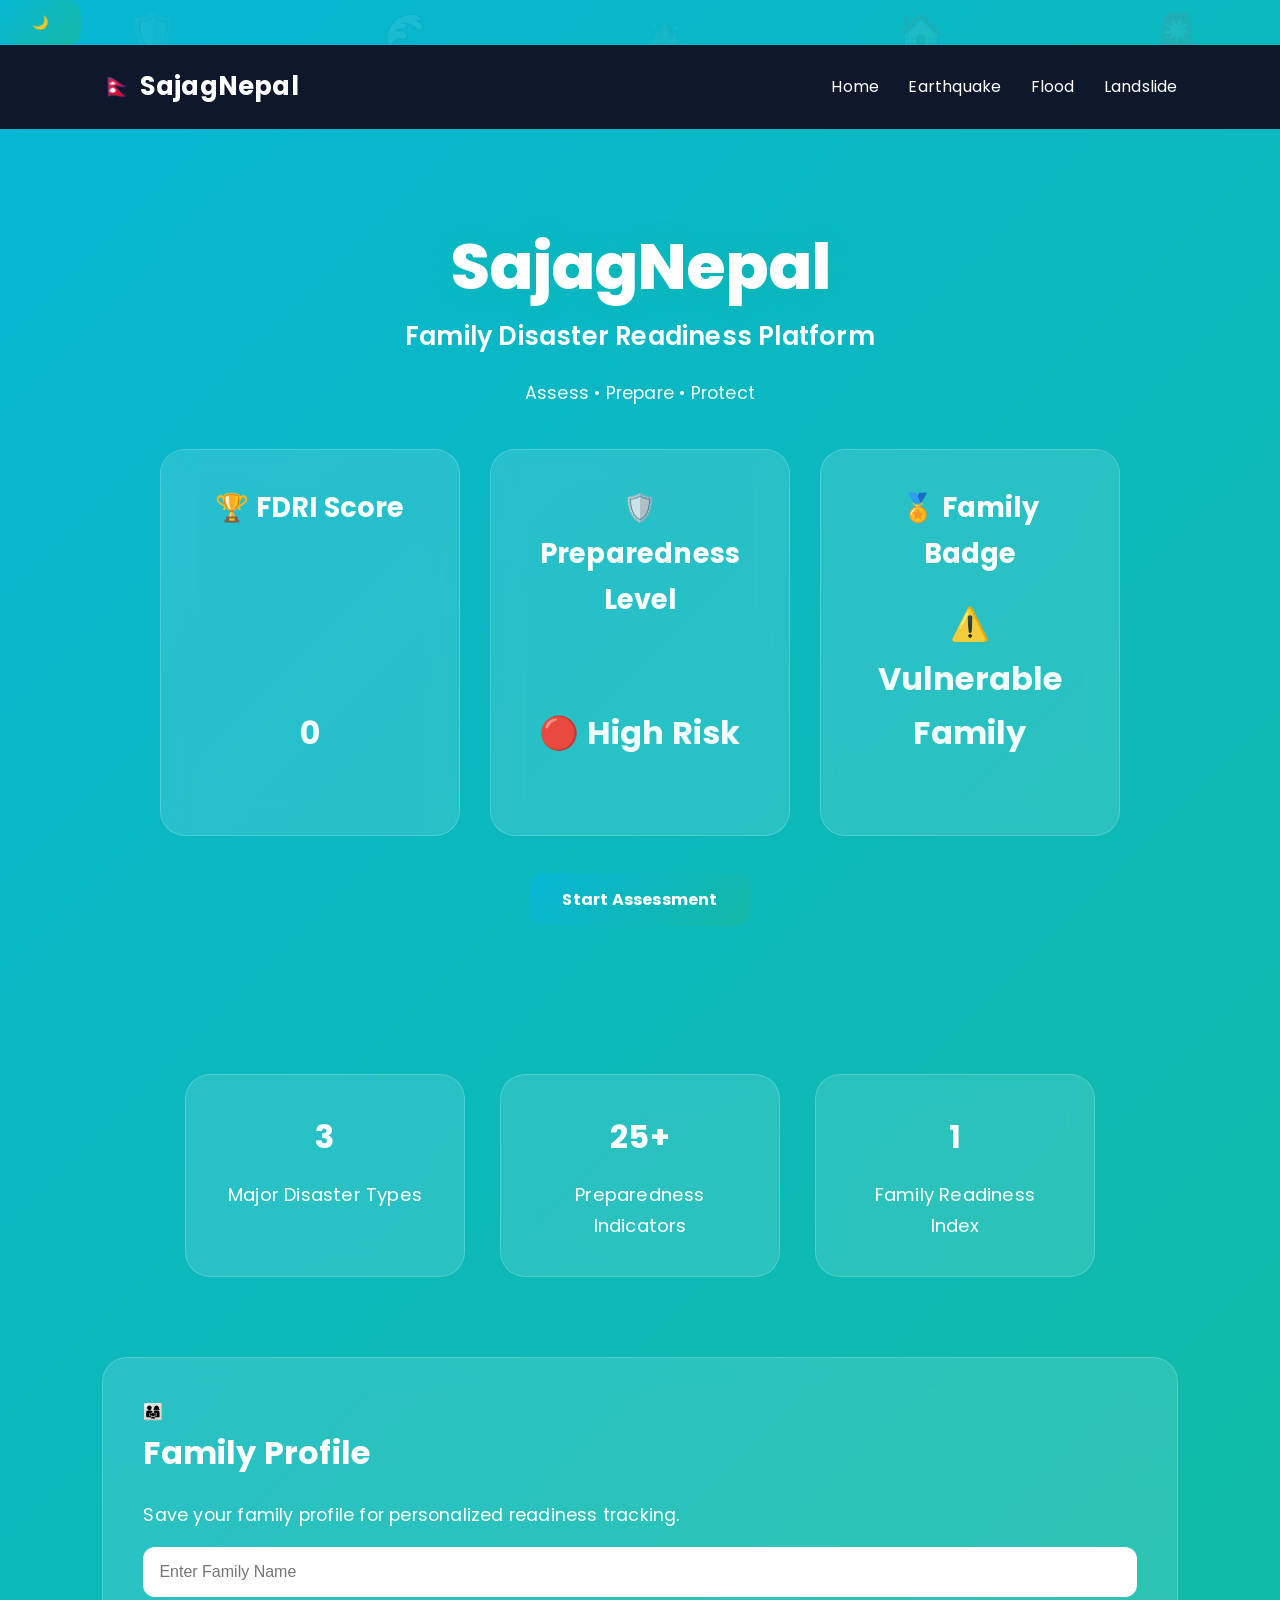
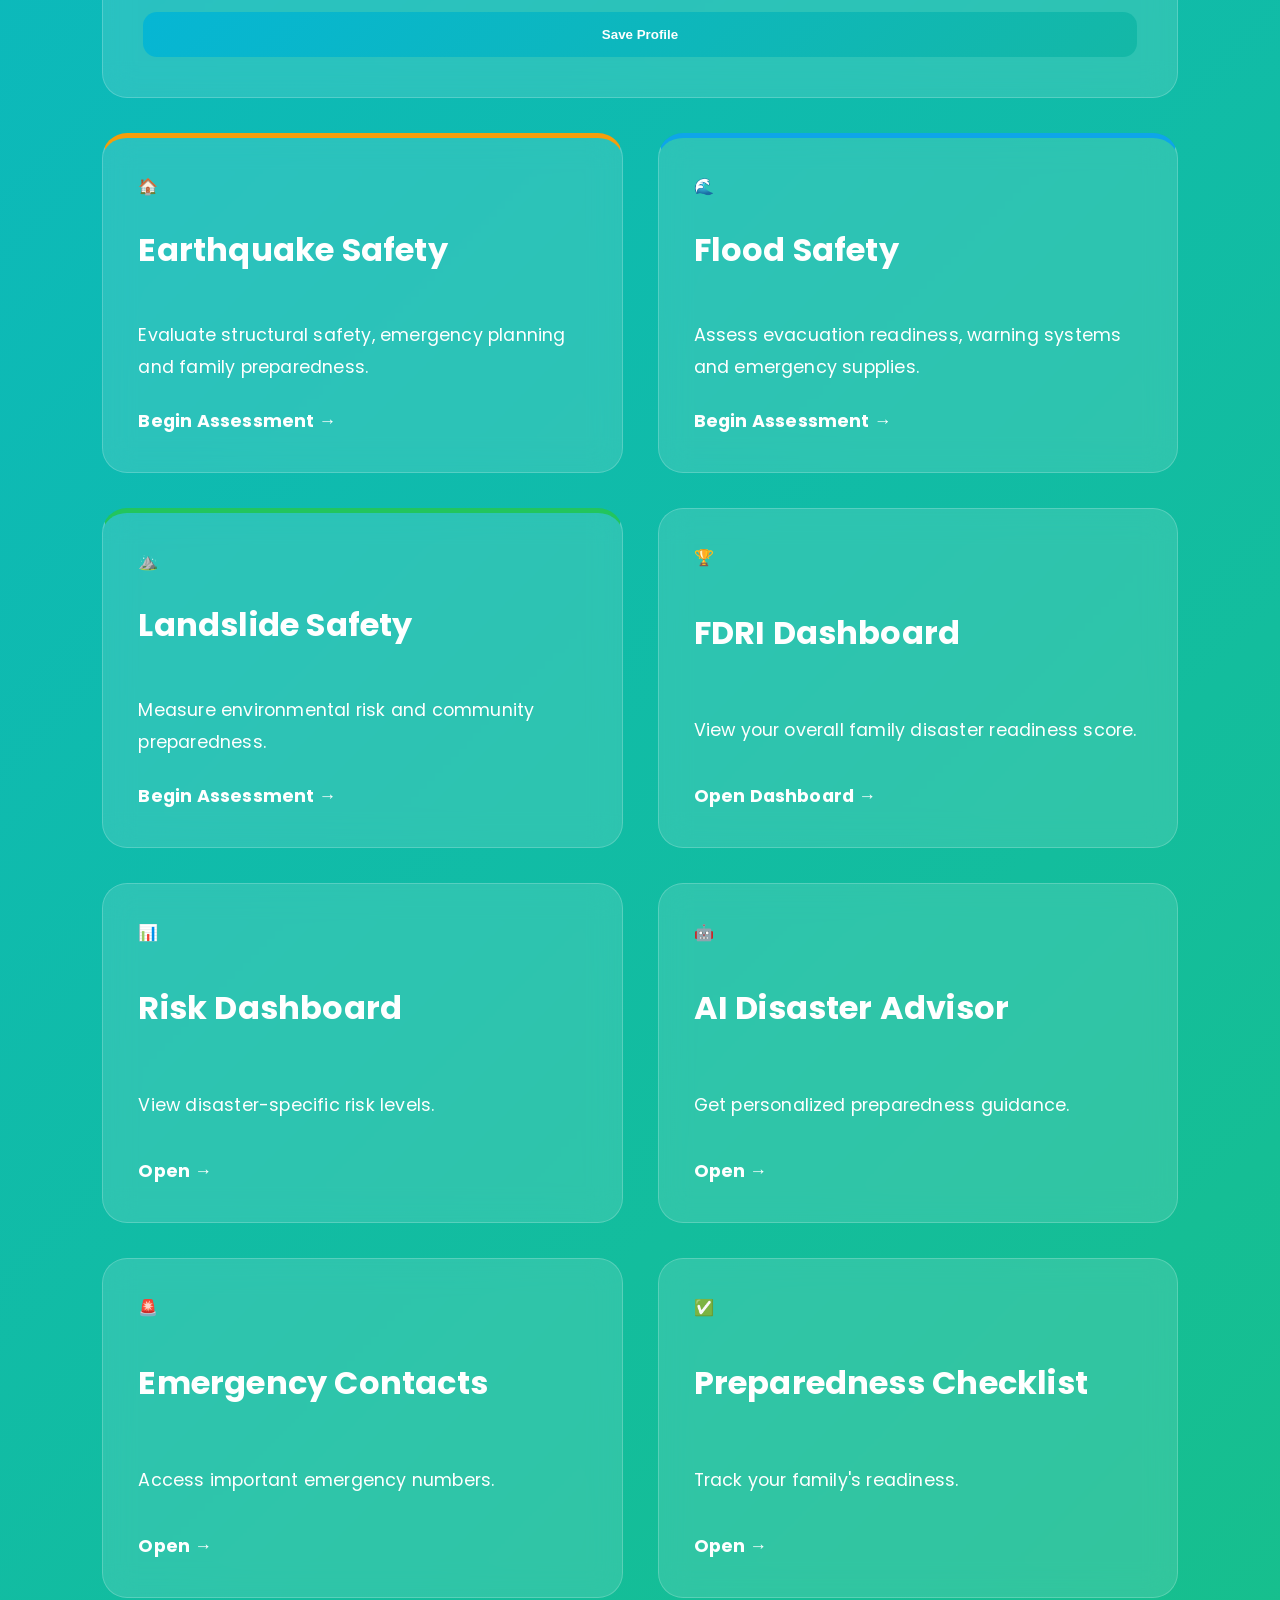
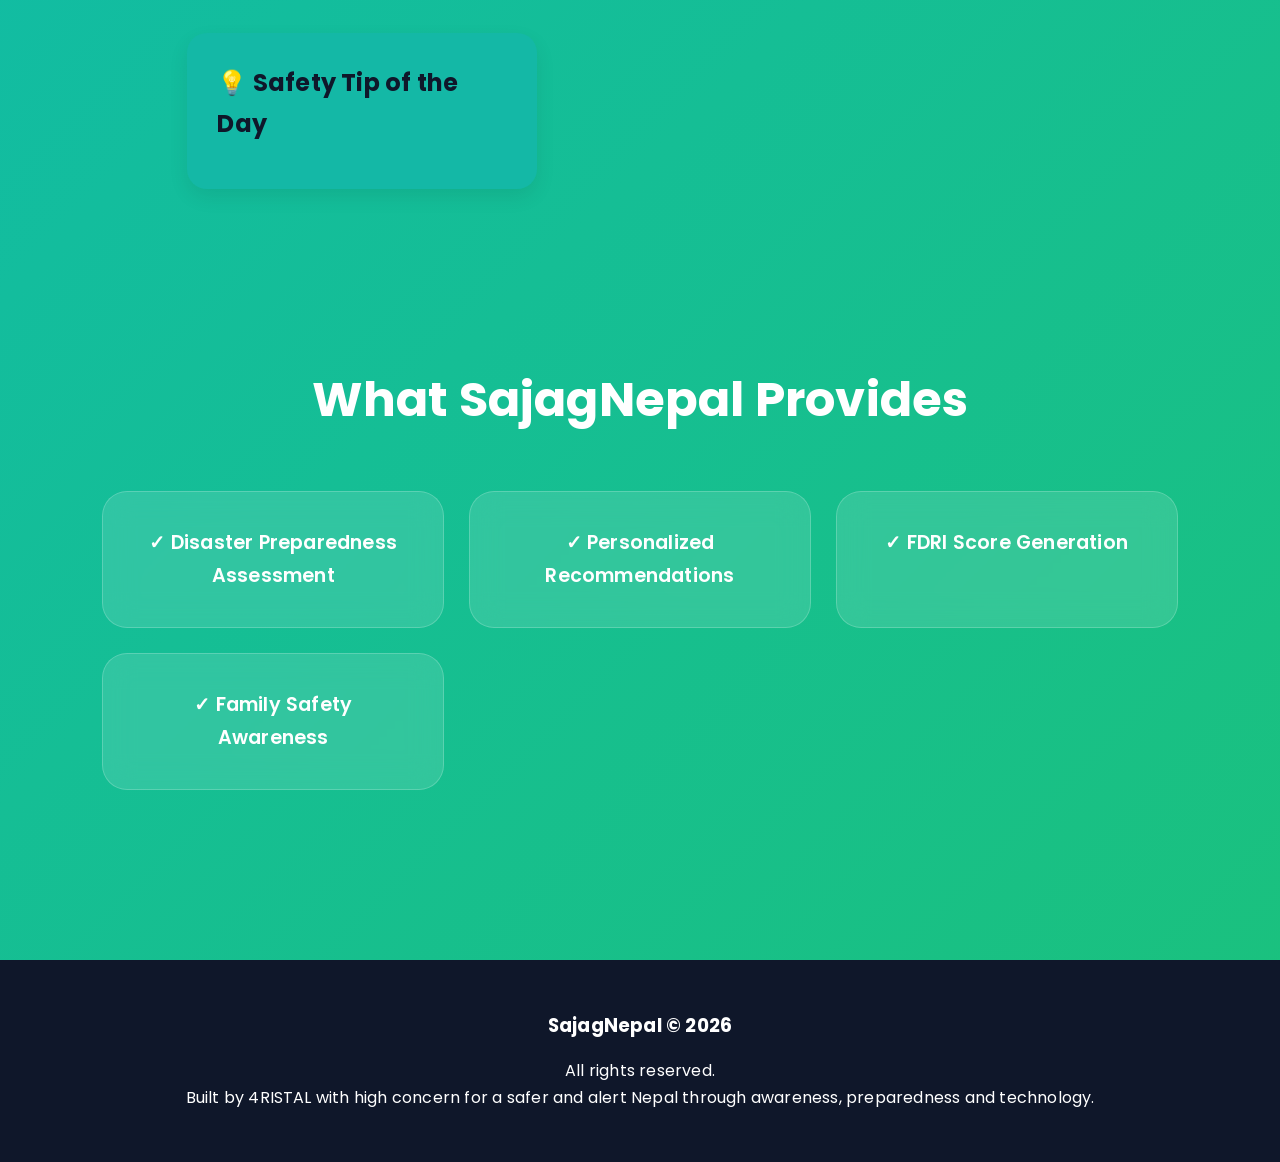
<file: index.html>
<!DOCTYPE html>
<html lang="en">
<head>
    <meta charset="UTF-8">
    <meta name="viewport" content="width=device-width, initial-scale=1.0">

    <title>SajagNepal | Family Disaster Readiness Platform</title>

    <link rel="stylesheet" href="style.css">

    <link rel="preconnect" href="https://fonts.googleapis.com">
    <link rel="preconnect" href="https://fonts.gstatic.com" crossorigin>

    <link href="https://fonts.googleapis.com/css2?family=Poppins:wght@300;400;500;600;700;800&display=swap" rel="stylesheet">
</head>
<body>

              <div class="floating-icons">

                      <span>🛡️</span>
                      <span>🌊</span>
                      <span>⛰️</span>
                      <span>🏠</span>
                      <span>🚨</span>

                </div>

    <!-- NAVBAR -->

    <button id="themeToggle">
               🌙
                </button>
                
    <header class="navbar">

        <div class="logo">
            🇳🇵 SajagNepal
        </div>

        <nav>
            <a href="index.html">Home</a>
            <a href="earthquake.html">Earthquake</a>
            <a href="flood.html">Flood</a>
            <a href="landslide.html">Landslide</a>
        </nav>

    </header>


    <!-- HERO -->
<section class="hero">

<div class="hero-content">

<h1>SajagNepal</h1>

<h2>
Family Disaster Readiness Platform
</h2>

<h3 id="welcomeMessage"></h3>

<p>
Assess • Prepare • Protect
</p>

<h3 id="welcomeMessage"></h3>

<div class="hero-dashboard">

<div class="dashboard-box">

<h3>🏆 FDRI Score</h3>

<p id="homeFdriScore">0</p>

</div>

<div class="dashboard-box">

<h3>🛡️ Preparedness Level</h3>

<p id="homeFdriCategory">Loading...</p>

</div>

<div class="dashboard-box">

<h3>🏅 Family Badge</h3>

<p id="familyBadge">Loading...</p>

</div>

</div>

<a href="#assessmentSection" class="hero-btn">
Start Assessment
</a>

</div>

</section>


    <!-- STATS -->

    <section class="stats">

        <div class="stat-card">
            <h2>3</h2>
            <p>Major Disaster Types</p>
        </div>

        <div class="stat-card">
            <h2>25+</h2>
            <p>Preparedness Indicators</p>
        </div>

        <div class="stat-card">
            <h2>1</h2>
            <p>Family Readiness Index</p>
        </div>

    </section>


    <!-- DISASTER CARDS -->

    <section class="cards" id="assessmentSection">



        <div class="card earthquake-card">

            <div class="emoji">🏠</div>

            <h2>Earthquake Safety</h2>

            <p>
                Evaluate structural safety, emergency planning
                and family preparedness.
            </p>

            <a href="earthquake.html">
                Begin Assessment →
            </a>

        </div>


        <div class="card flood-card">

            <div class="emoji">🌊</div>

            <h2>Flood Safety</h2>

            <p>
                Assess evacuation readiness, warning systems
                and emergency supplies.
            </p>

            <a href="flood.html">
                Begin Assessment →
            </a>

        </div>


        <div class="card landslide-card">

            <div class="emoji">⛰️</div>

            <h2>Landslide Safety</h2>

            <p>
                Measure environmental risk and community
                preparedness.
            </p>

            <a href="landslide.html">
                Begin Assessment →
            </a>

        </div>

            <div class="card">

         <div class="emoji">🏆</div>

         <h2>FDRI Dashboard</h2>

         <p>View your overall family disaster readiness score.</p>

         <a href="fdri.html">Open Dashboard →</a>

        </div>

        <div class="card">

              <div class="emoji">📊</div>

                   <h2>Risk Dashboard</h2>

              <p>
                    View disaster-specific risk levels.
              </p>

                    <a href="risk.html">
                                Open →
                    </a>

                </div>
             


        <div class="card">

       <div class="emoji">🤖</div>

       <h2>AI Disaster Advisor</h2>
       <p>Get personalized preparedness guidance.</p>

       <a href="advisor.html">Open →</a>

       </div>


       <div class="card">

       <div class="emoji">🚨</div>

        <h2>Emergency Contacts</h2>
        <p>Access important emergency numbers.</p>

        <a href="emergency.html">Open →</a>

        </div>

        <div class="card">

        <div class="emoji">✅</div>

        <h2>Preparedness Checklist</h2>
        <p>Track your family's readiness.</p>

        <a href="checklist.html">Open →</a>

        </div>

        <div class="card profile-card">

    <div class="emoji">👨‍👩‍👧</div>

    <h2>Family Profile</h2>

    <p>
        Save your family profile for personalized readiness tracking.
    </p>

    <input
    type="text"
    id="familyNameInput"
    placeholder="Enter Family Name">

    <button onclick="saveFamilyName()">
        Save Profile
    </button>

</div>

        <div class="tip-card"> 

        <h2>💡 Safety Tip of the Day</h2>

        <p id="tip"></p>

        </div>
    </section>     

      
                


    <!-- FEATURES -->

    <section class="features">

        <h2>What SajagNepal Provides</h2>

        <div class="feature-grid">

            <div class="feature-box">
                ✓ Disaster Preparedness Assessment
            </div>

            <div class="feature-box">
                ✓ Personalized Recommendations
            </div>

            <div class="feature-box">
                ✓ FDRI Score Generation
            </div>

            <div class="feature-box">
                ✓ Family Safety Awareness
            </div>

        </div>

    </section>


    <!-- FOOTER -->

    <footer>

        <h3> SajagNepal © 2026</h3>

        <p> 
            All rights reserved.
        </p>

        <p>
            Built by 4RISTAL with high concern for a safer and alert Nepal through awareness,
            preparedness and technology.
        </p>

    </footer>
     <script src="script.js"></script>

</body>
</html>
</file>
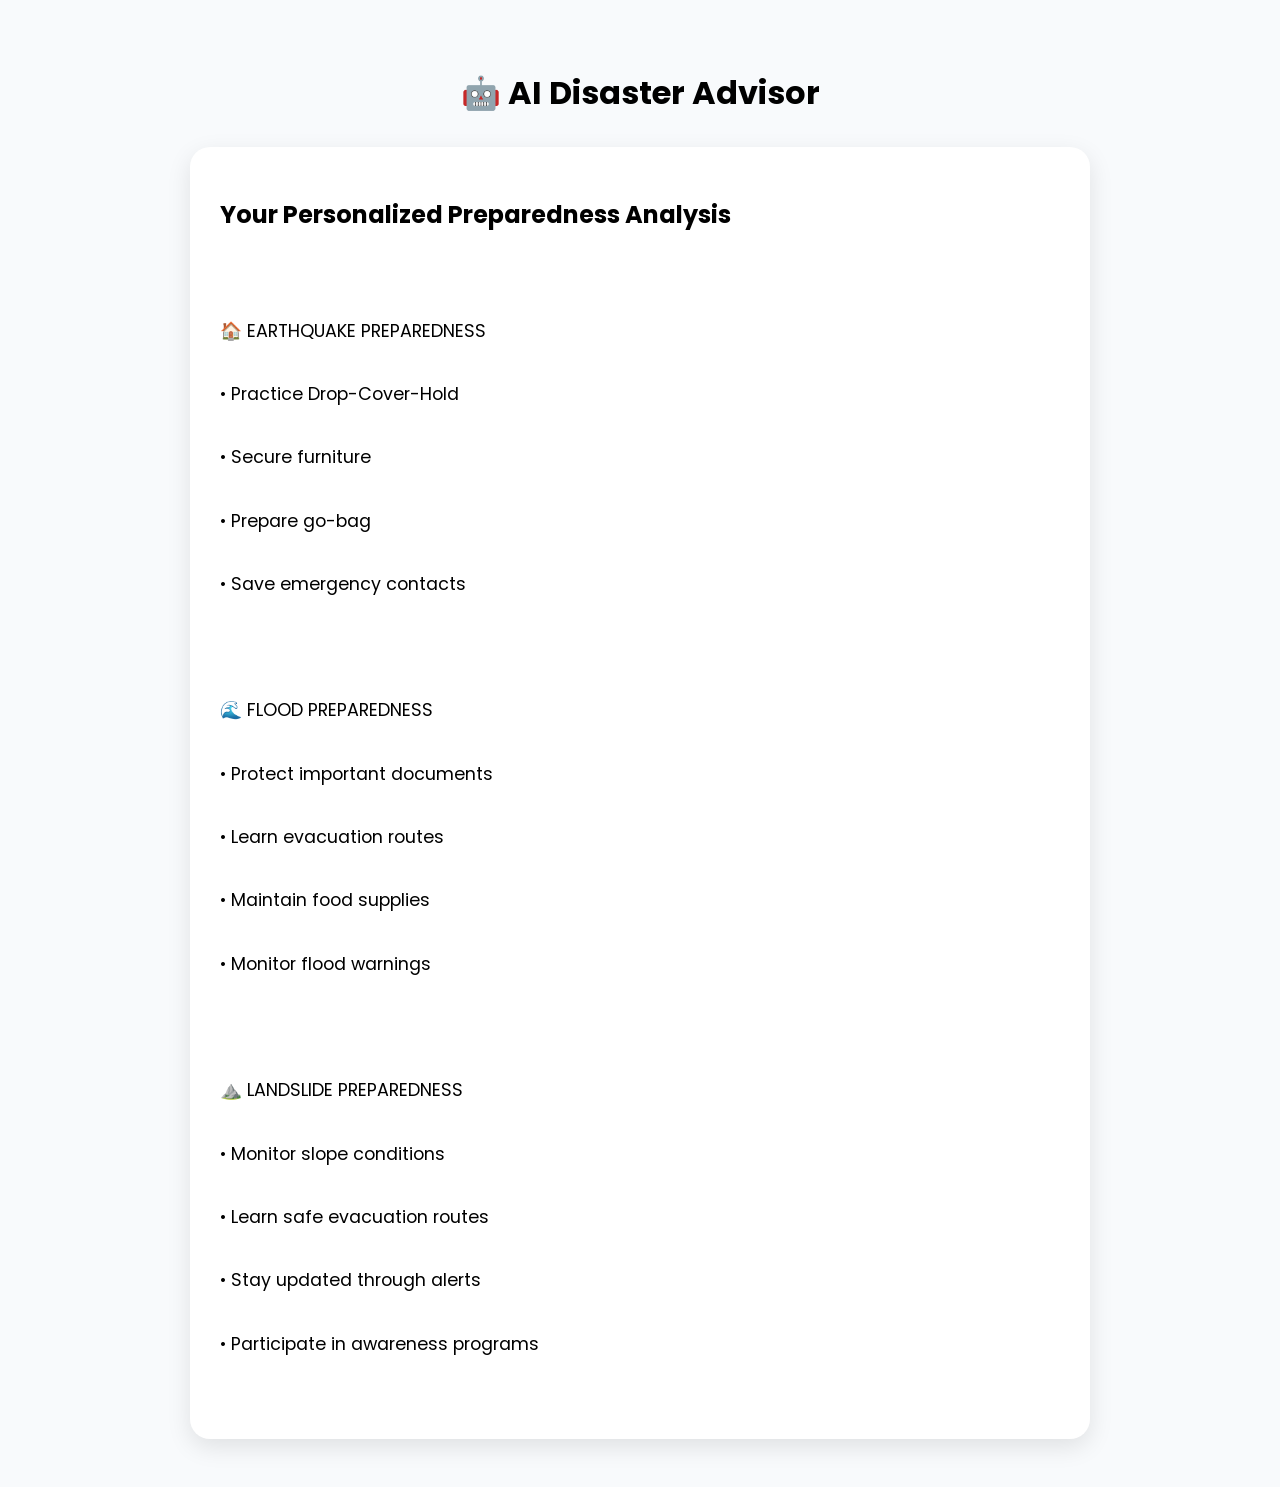
<file: advisor.html>
<!DOCTYPE html>
<html lang="en">
<head>
<meta charset="UTF-8">
<meta name="viewport" content="width=device-width, initial-scale=1.0">
<title>AI Disaster Advisor</title>

<link rel="stylesheet" href="advisor.css">

<link href="https://fonts.googleapis.com/css2?family=Poppins:wght@300;400;500;600;700&display=swap" rel="stylesheet">
</head>

<body>

<div class="container">

<h1>🤖 AI Disaster Advisor</h1>

<div class="card">

<h2>Your Personalized Preparedness Analysis</h2>

<p id="advice"></p>

</div>

</div>

<script src="advisor.js"></script>

</body>
</html>
</file>
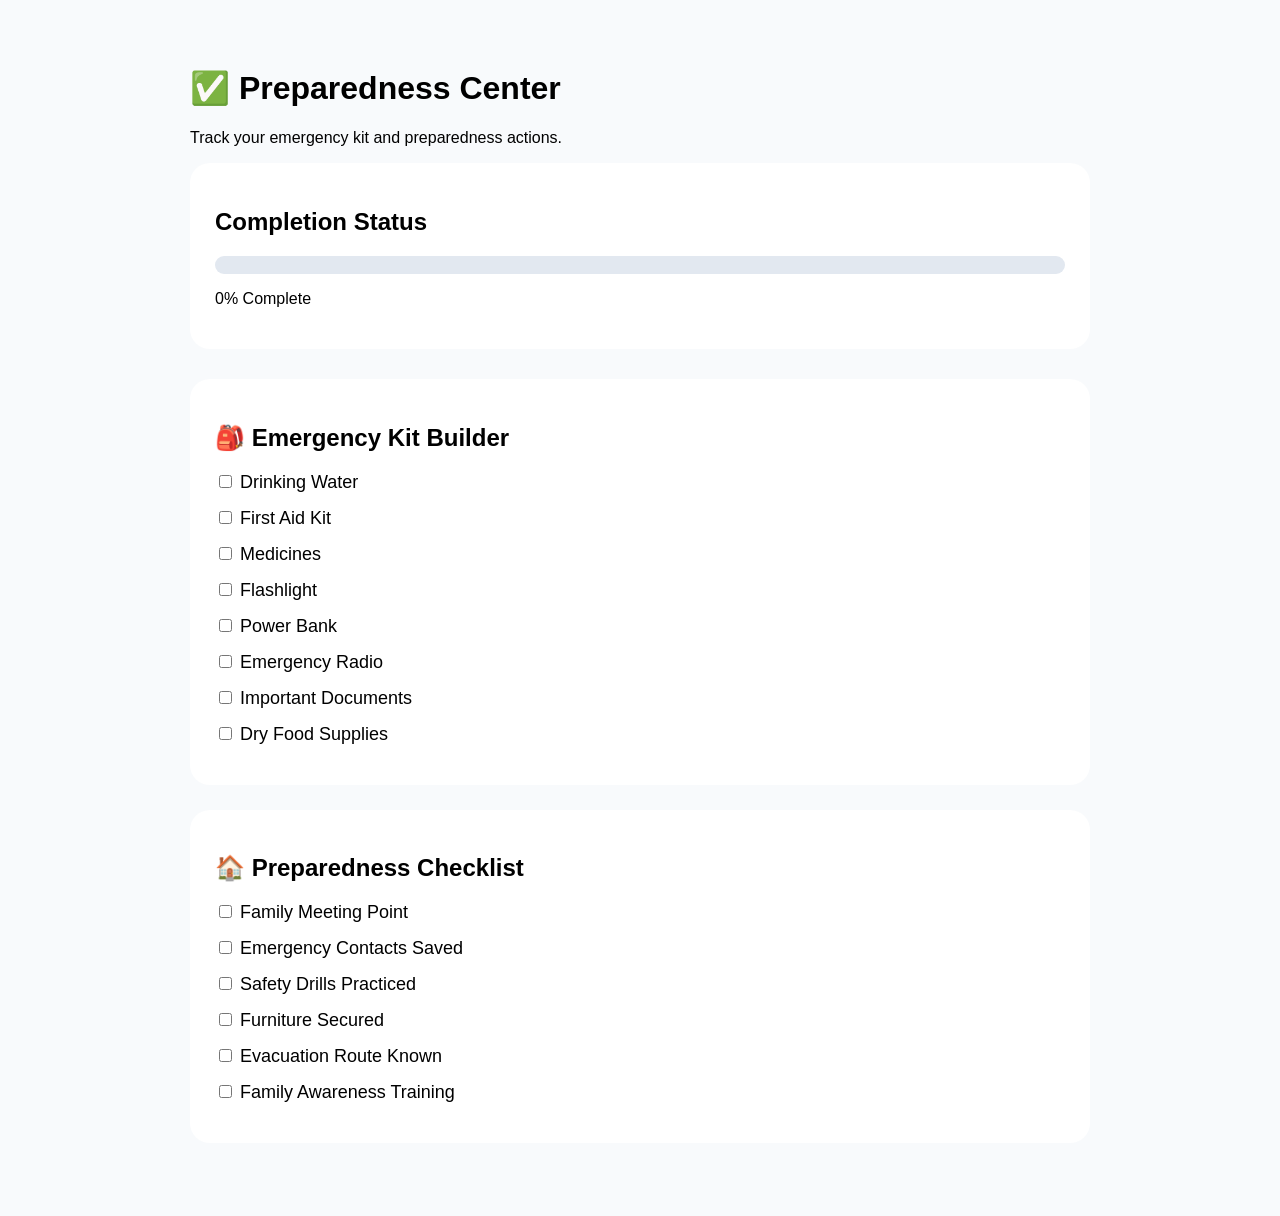
<file: checklist.html>
<!DOCTYPE html>
<html>

<head>

<title>Preparedness Center</title>

<link rel="stylesheet" href="checklist.css">

</head>

<body>

<div class="container">

<h1>✅ Preparedness Center</h1>

<p>
Track your emergency kit and preparedness actions.
</p>

<div class="progress-box">

<h2>Completion Status</h2>

<div class="progress">

<div id="progressFill"></div>

</div>

<p id="progressText">
0% Complete
</p>

</div>

<div class="checklist-card">

<h2>🎒 Emergency Kit Builder</h2>

<label><input type="checkbox" class="item"> Drinking Water</label>

<label><input type="checkbox" class="item"> First Aid Kit</label>

<label><input type="checkbox" class="item"> Medicines</label>

<label><input type="checkbox" class="item"> Flashlight</label>

<label><input type="checkbox" class="item"> Power Bank</label>

<label><input type="checkbox" class="item"> Emergency Radio</label>

<label><input type="checkbox" class="item"> Important Documents</label>

<label><input type="checkbox" class="item"> Dry Food Supplies</label>

</div>

<div class="checklist-card">

<h2>🏠 Preparedness Checklist</h2>

<label><input type="checkbox" class="item"> Family Meeting Point</label>

<label><input type="checkbox" class="item"> Emergency Contacts Saved</label>

<label><input type="checkbox" class="item"> Safety Drills Practiced</label>

<label><input type="checkbox" class="item"> Furniture Secured</label>

<label><input type="checkbox" class="item"> Evacuation Route Known</label>

<label><input type="checkbox" class="item"> Family Awareness Training</label>

</div>

</div>

<script src="checklist.js"></script>

</body>

</html>
</file>
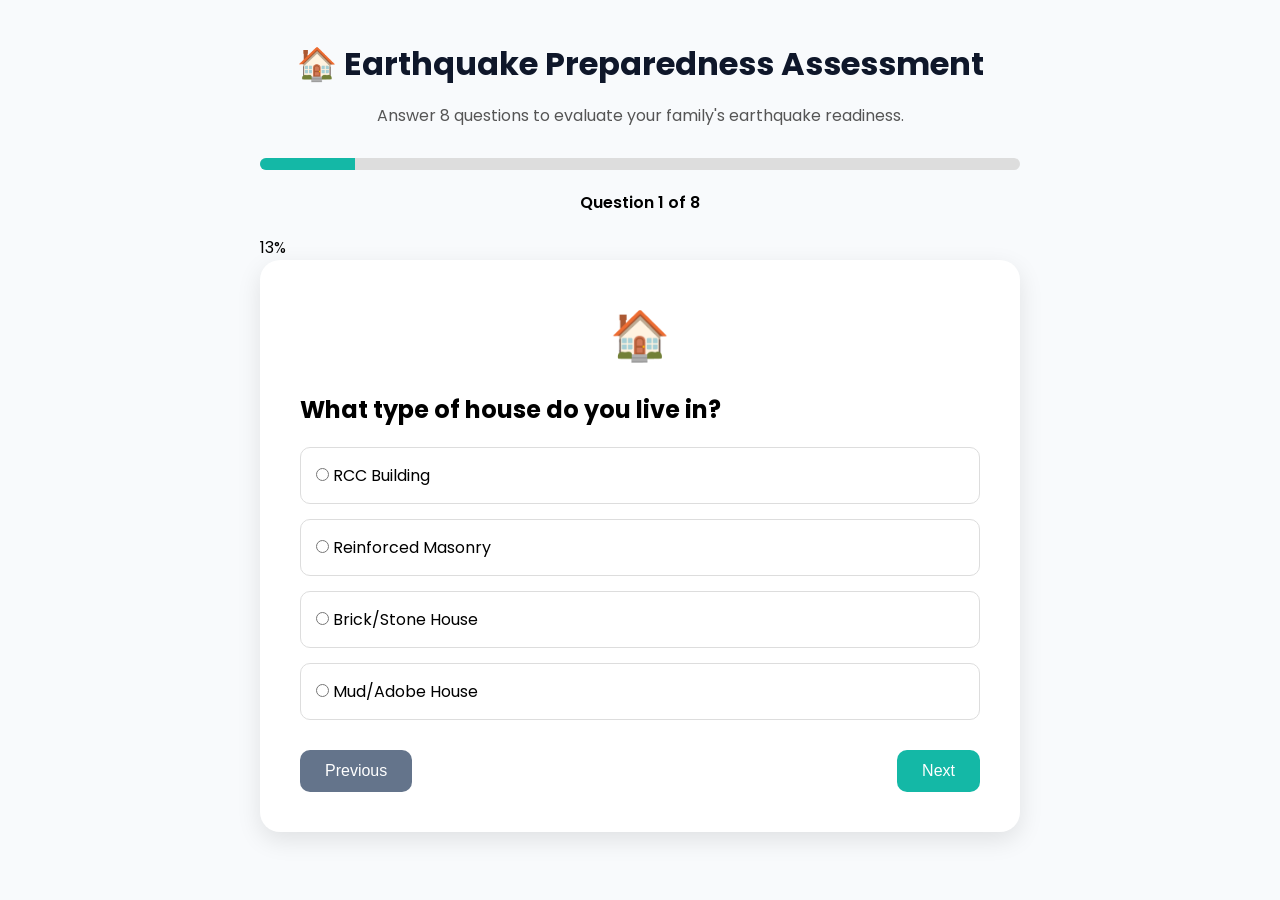
<file: earthquake.html>
<!DOCTYPE html>
<html lang="en">
<head>
<meta charset="UTF-8">
<meta name="viewport" content="width=device-width, initial-scale=1.0">

<title>Earthquake Assessment | SafeNepal</title>

<link rel="stylesheet" href="earthquake.css">

<link rel="preconnect" href="https://fonts.googleapis.com">
<link rel="preconnect" href="https://fonts.gstatic.com" crossorigin>

<link href="https://fonts.googleapis.com/css2?family=Poppins:wght@300;400;500;600;700&display=swap" rel="stylesheet">

</head>

<body>

<div class="container">

    <h1>🏠 Earthquake Preparedness Assessment</h1>

    <p class="subtitle">
        Answer 8 questions to evaluate your family's earthquake readiness.
    </p>

    <div class="progress-container">
        <div id="progressBar"></div>
    </div>

    <div id="questionCounter">
        Question 1 of 8
    </div>

    <div id="percentageDisplay">    </div>

    <div class="card">

        <div id="questionIcon" class="icon">
            🏠
        </div>

        <h2 id="questionText"></h2>

        <div id="options"></div>

        <div class="buttons">

            <button id="prevBtn">
                Previous
            </button>

            <button id="nextBtn">
                Next
            </button>

        </div>

    </div>


<div id="resultCard" class="hidden">

    <h2>Earthquake Preparedness Index</h2>

    <div class="result-summary">

        <div id="scoreDisplay"></div>

        <div id="categoryDisplay"></div>

        <div id="messageDisplay"></div>

    </div>

    <div class="recommendation-card">

        <h3>Personalized Recommendations</h3>

        <ul id="recommendationsList"></ul>

    </div>

    <div class="result-buttons">

        <button id="homeBtn">
            🏠 Home
        </button>

        <button id="nextAssessmentBtn">
            🌊 Flood Assessment
        </button>

    </div>

</div>
   
<script src="earthquake.js"></script>

</body>
</html>
</file>
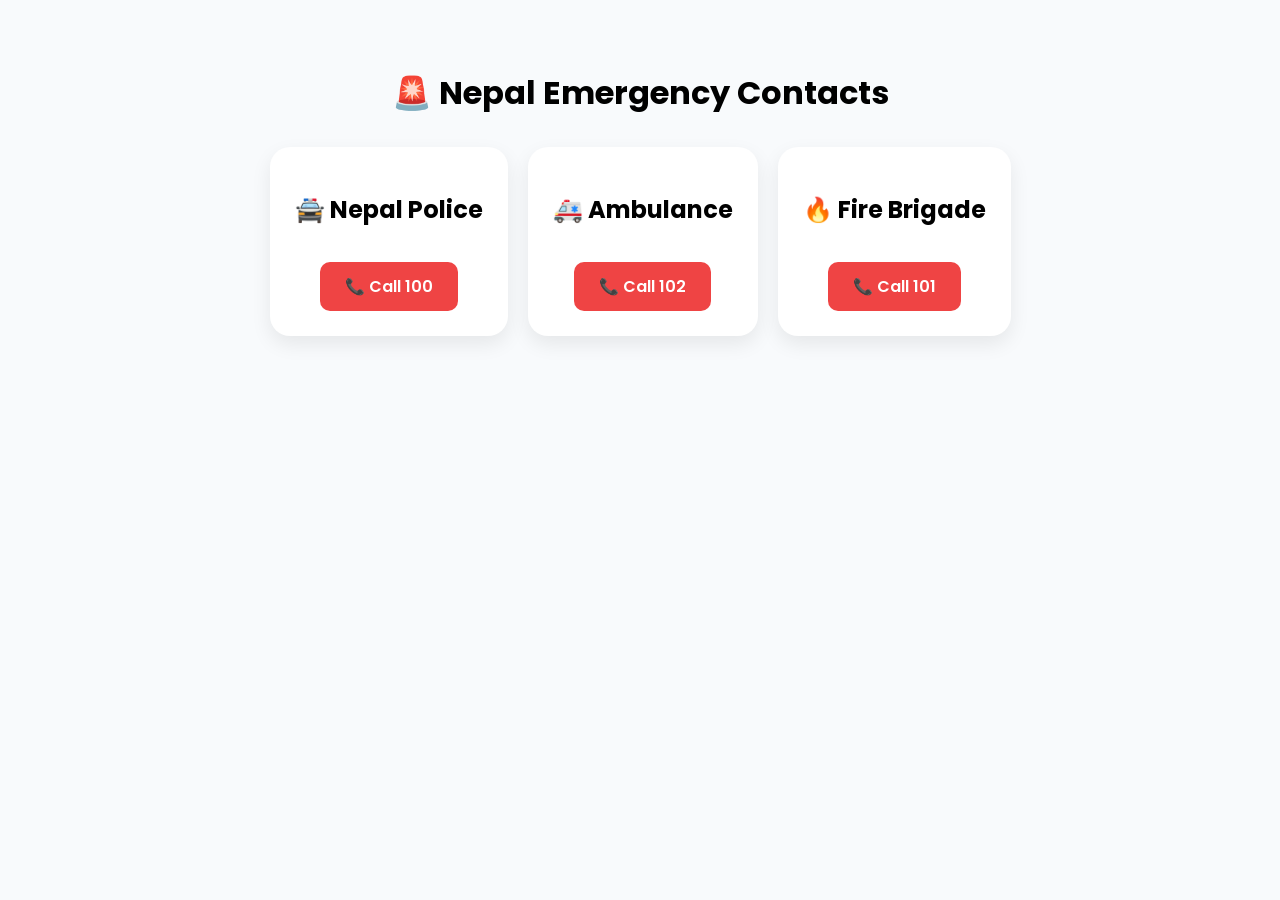
<file: emergency.html>
<!DOCTYPE html>
<html>
<head>

<title>Emergency Contacts</title>

<link rel="stylesheet" href="emergency.css">

<link href="https://fonts.googleapis.com/css2?family=Poppins:wght@400;600&display=swap" rel="stylesheet">

</head>

<body>

<h1>🚨 Nepal Emergency Contacts</h1>

<div class="grid">

    <div class="contact-card">

<h2>🚔 Nepal Police</h2>

<a href="tel:100">
📞 Call 100
</a>

</div>

<div class="contact-card">

<h2>🚑 Ambulance</h2>

<a href="tel:102">
📞 Call 102
</a>

</div>

<div class="contact-card">

<h2>🔥 Fire Brigade</h2>

<a href="tel:101">
📞 Call 101
</a>

</div>
</body>
</html>
</file>
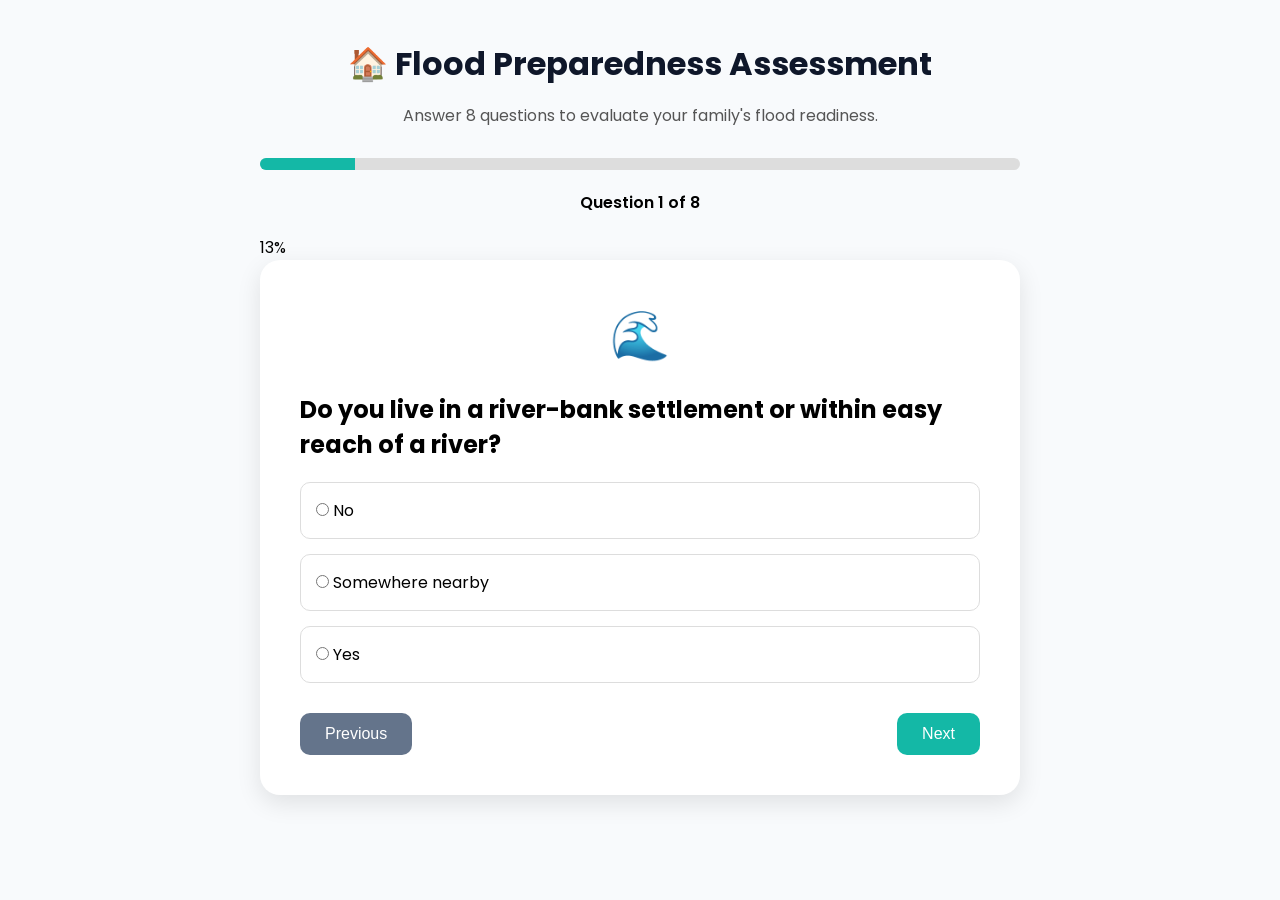
<file: flood.html>
<!DOCTYPE html>
<html lang="en">
<head>
<meta charset="UTF-8">
<meta name="viewport" content="width=device-width, initial-scale=1.0">

<title>Flood Assessment | SafeNepal</title>

<link rel="stylesheet" href="flood.css">

<link rel="preconnect" href="https://fonts.googleapis.com">
<link rel="preconnect" href="https://fonts.gstatic.com" crossorigin>

<link href="https://fonts.googleapis.com/css2?family=Poppins:wght@300;400;500;600;700&display=swap" rel="stylesheet">

</head>

<body>

<div class="container">

    <h1>🏠 Flood Preparedness Assessment</h1>

    <p class="subtitle">
        Answer 8 questions to evaluate your family's flood readiness.
    </p>

    <div class="progress-container">
        <div id="progressBar"></div>
    </div>

    <div id="questionCounter">
        Question 1 of 8
    </div>

    <div id="percentageDisplay">    </div>

    <div class="card">

        <div id="questionIcon" class="icon">
            🏠
        </div>

        <h2 id="questionText"></h2>

        <div id="options"></div>

        <div class="buttons">

            <button id="prevBtn">
                Previous
            </button>

            <button id="nextBtn">
                Next
            </button>

        </div>

    </div>

    <div id="resultCard" class="hidden">

    <h2>Earthquake Preparedness Index</h2>

    <div class="result-summary">

        <div id="scoreDisplay"></div>

        <div id="categoryDisplay"></div>

        <div id="messageDisplay"></div>

    </div>

    <div class="recommendation-card">

        <h3>Personalized Recommendations</h3>

        <ul id="recommendationsList"></ul>

    </div>

    <div class="result-buttons">

        <button id="homeBtn">
            🏠 Home
        </button>

        <button id="nextAssessmentBtn">
             ⛰️ Landslide Assessment
            </button>

    </div>

</div>

<script src="flood.js"></script>

</body>
</html>
</file>
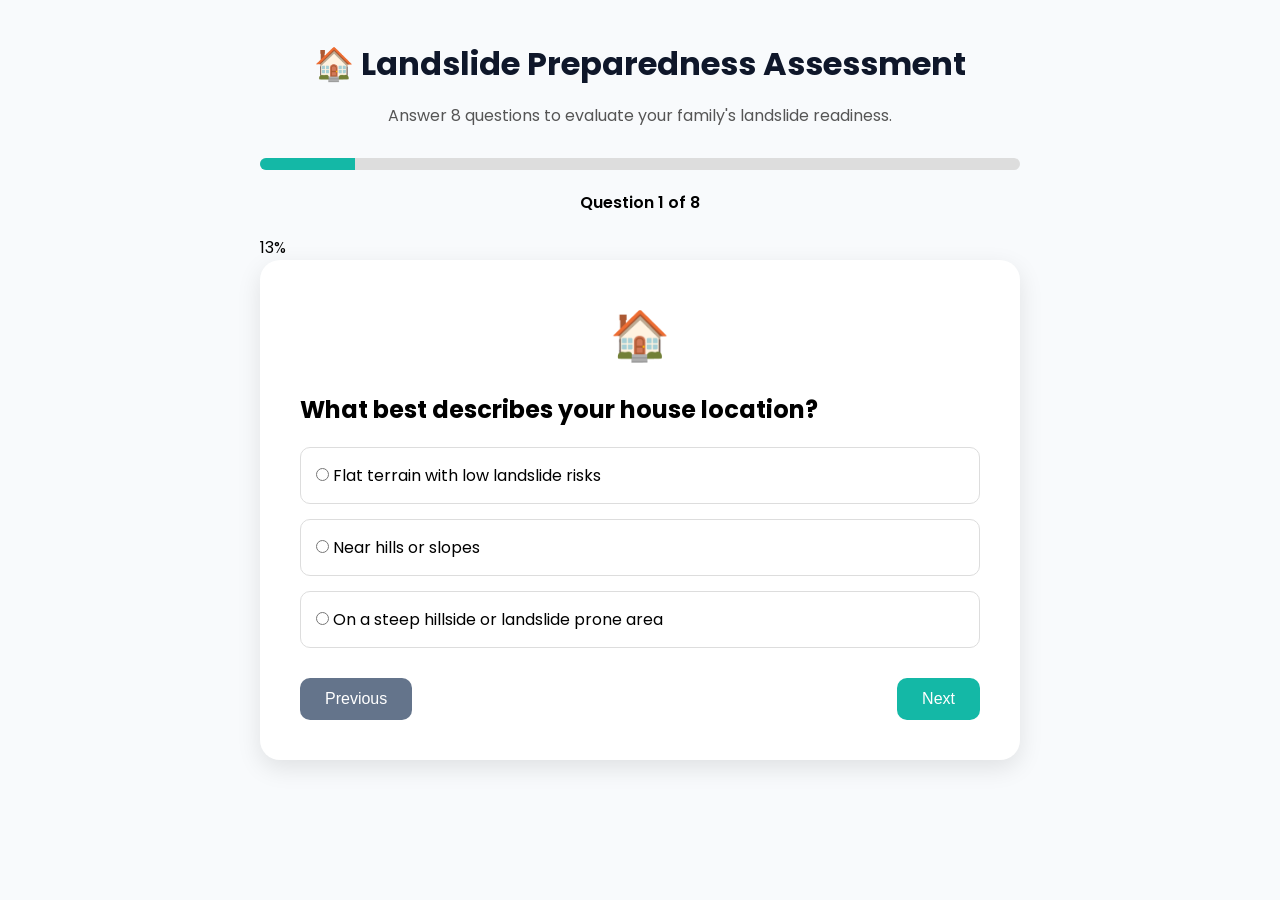
<file: landslide.html>
<!DOCTYPE html>
<html lang="en">
<head>
<meta charset="UTF-8">
<meta name="viewport" content="width=device-width, initial-scale=1.0">

<title>Landslide Assessment | SafeNepal</title>

<link rel="stylesheet" href="landslide.css">

<link rel="preconnect" href="https://fonts.googleapis.com">
<link rel="preconnect" href="https://fonts.gstatic.com" crossorigin>

<link href="https://fonts.googleapis.com/css2?family=Poppins:wght@300;400;500;600;700&display=swap" rel="stylesheet">

</head>

<body>

<div class="container">

    <h1>🏠 Landslide Preparedness Assessment</h1>

    <p class="subtitle">
        Answer 8 questions to evaluate your family's landslide readiness.
    </p>

    <div class="progress-container">
        <div id="progressBar"></div>
    </div>

    <div id="questionCounter">
        Question 1 of 8
    </div>

    <div id="percentageDisplay">    </div>

    <div class="card">

        <div id="questionIcon" class="icon">
            🏠
        </div>

        <h2 id="questionText"></h2>

        <div id="options"></div>

        <div class="buttons">

            <button id="prevBtn">
                Previous
            </button>

            <button id="nextBtn">
                Next
            </button>

        </div>

    </div>

    <div id="resultCard" class="hidden">

    <h2>Earthquake Preparedness Index</h2>

    <div class="result-summary">

        <div id="scoreDisplay"></div>

        <div id="categoryDisplay"></div>

        <div id="messageDisplay"></div>

    </div>

    <div class="recommendation-card">

        <h3>Personalized Recommendations</h3>

        <ul id="recommendationsList"></ul>

    </div>

    <div class="result-buttons">

        <button id="homeBtn">
            🏠 Home
        </button>

        <button id="nextAssessmentBtn">
             View FDRI Dashboard
            </button>

    </div>

</div>

<script src="landslide.js"></script>

</body>
</html>
</file>
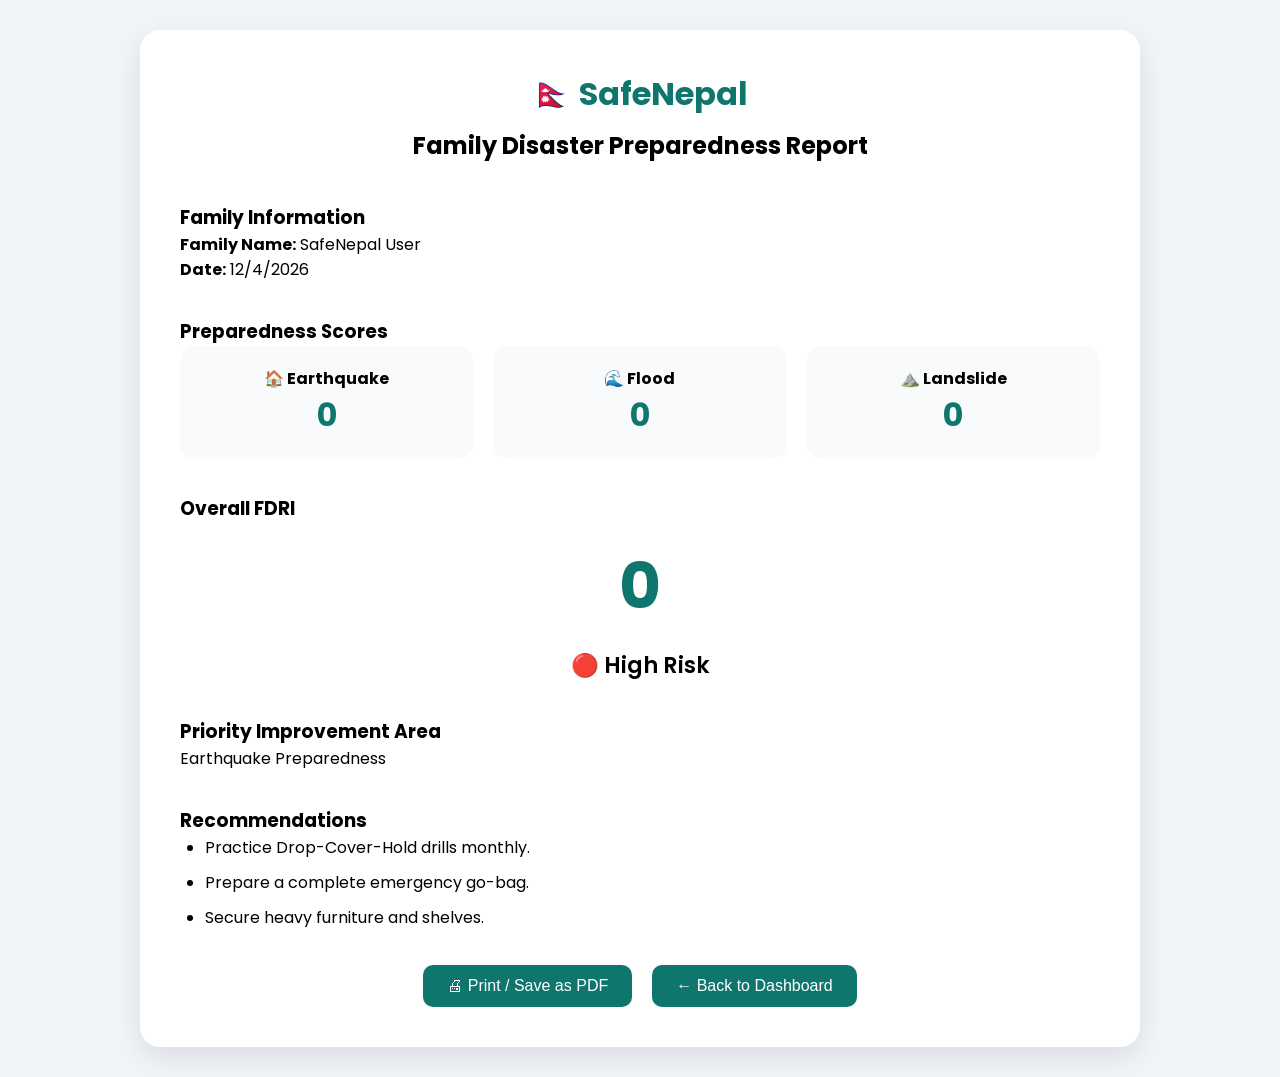
<file: report.html>
<!DOCTYPE html>
<html lang="en">
<head>
<meta charset="UTF-8">
<meta name="viewport" content="width=device-width, initial-scale=1.0">

<title>SafeNepal Report</title>

<link rel="stylesheet" href="report.css">

<link href="https://fonts.googleapis.com/css2?family=Poppins:wght@300;400;500;600;700&display=swap" rel="stylesheet">

</head>
<body>

<div class="report-container">

    <div class="header">
        <h1>🇳🇵 SafeNepal</h1>
        <h2>Family Disaster Preparedness Report</h2>
    </div>

    <div class="section">
        <h3>Family Information</h3>

        <p><strong>Family Name:</strong> <span id="familyName">Not Provided</span></p>

        <p><strong>Date:</strong> <span id="reportDate"></span></p>
    </div>

    <div class="section">
        <h3>Preparedness Scores</h3>

        <div class="score-grid">

            <div class="score-card">
                <h4>🏠 Earthquake</h4>
                <p id="earthquakeScore">0</p>
            </div>

            <div class="score-card">
                <h4>🌊 Flood</h4>
                <p id="floodScore">0</p>
            </div>

            <div class="score-card">
                <h4>⛰️ Landslide</h4>
                <p id="landslideScore">0</p>
            </div>

        </div>
    </div>

    <div class="section">

        <h3>Overall FDRI</h3>

        <div id="fdriScore" class="fdri-score">0</div>

        <div id="fdriCategory" class="category"></div>

    </div>

    <div class="section">

        <h3>Priority Improvement Area</h3>

        <p id="priorityArea"></p>

    </div>

    <div class="section">

        <h3>Recommendations</h3>

        <ul id="recommendations"></ul>

    </div>

    <div class="button-group">

        <button onclick="window.print()">
            🖨 Print / Save as PDF
        </button>

        <button onclick="window.location.href='fdri.html'">
            ← Back to Dashboard
        </button>

    </div>

</div>

<script src="report.js"></script>

</body>
</html>
</file>
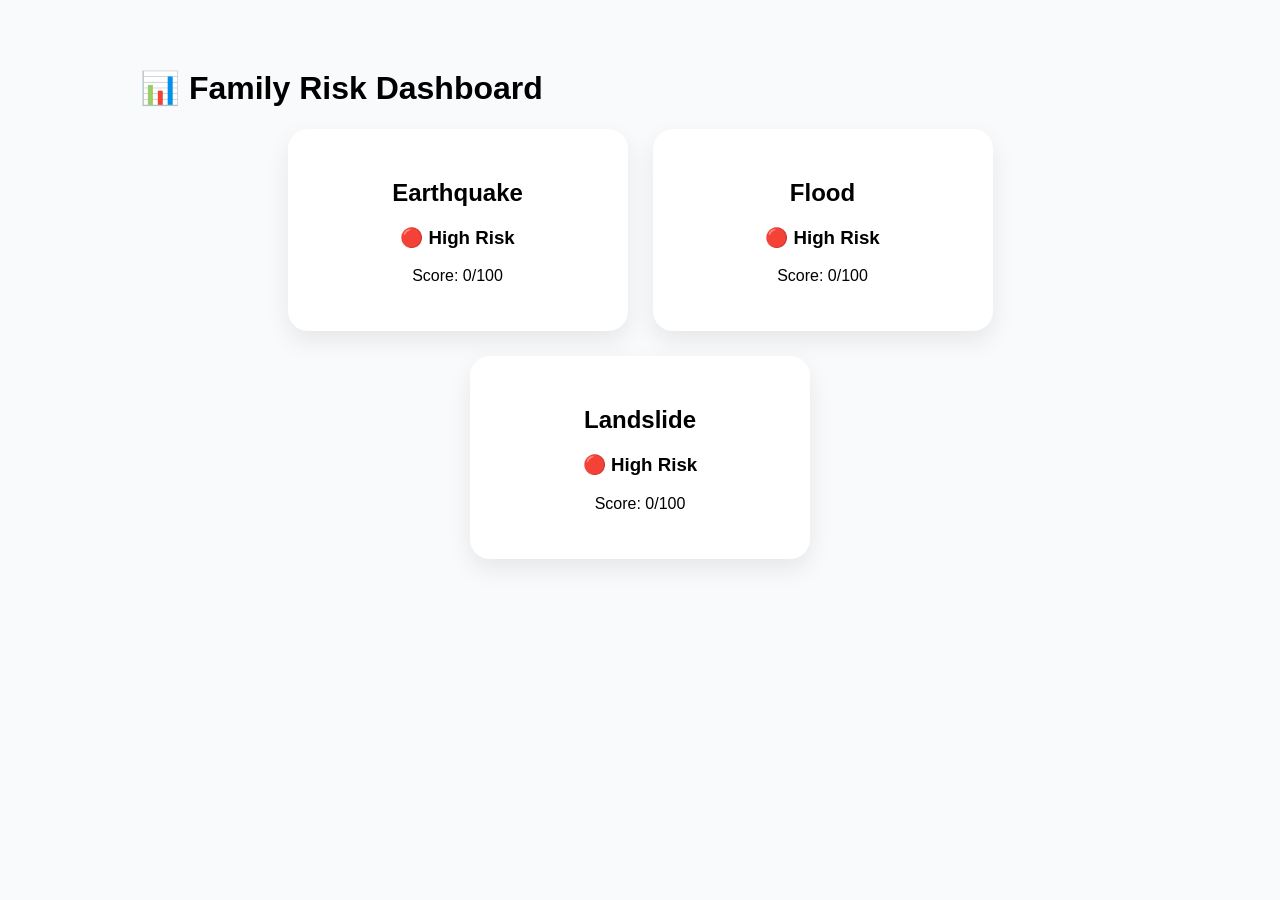
<file: risk.html>
<!DOCTYPE html>
<html>

<head>

<title>Risk Dashboard</title>

<link rel="stylesheet" href="risk.css">

</head>

<body>

<div class="container">

<h1>📊 Family Risk Dashboard</h1>

<div id="riskCards"></div>

</div>

<script src="risk.js"></script>

</body>

</html>
</file>
<file: style.css>
*{
    margin:0;
    padding:0;
    box-sizing:border-box;
}
body{

font-family:'Poppins',sans-serif;

letter-spacing:0.2px;

line-height:1.7;


background:
linear-gradient(
-45deg,
#0ea5e9,
#14b8a6,
#22c55e,
#06b6d4
);

background-size:
400% 400%;

animation:
gradientBG 15s ease infinite;

}

h1{

font-weight:800;

letter-spacing:-1px;

}

.hero h1{

text-shadow:
0 0 20px rgba(20,184,166,.5);

}



@keyframes gradientMove{

0%{
background-position:0% 50%;
}

50%{
background-position:100% 50%;
}

100%{
background-position:0% 50%;
}

}

@keyframes float{

0%{

transform:
translateY(100vh);

}

100%{

transform:
translateY(-150px);

}

}

@keyframes gradientBG{

0%{

background-position:0% 50%;

}

50%{

background-position:100% 50%;

}

100%{

background-position:0% 50%;

}

}

.dark-mode{

background:#0f172a;

color:white;

}

.dark-mode .card,
.dark-mode .main-card,
.dark-mode .summary-card,
.dark-mode .recommendation-card{

background:#1e293b;

color:white;

}

.floating-icons{

position:fixed;

width:100%;

height:100%;

pointer-events:none;

overflow:hidden;

z-index:-1;

}

.floating-icons span{

position:absolute;

font-size:40px;

opacity:0.08;

animation:
float 20s linear infinite;

}

.floating-icons span:nth-child(1){

left:10%;
animation-duration:22s;

}

.floating-icons span:nth-child(2){

left:30%;
animation-duration:18s;

}

.floating-icons span:nth-child(3){

left:50%;
animation-duration:25s;

}

.floating-icons span:nth-child(4){

left:70%;
animation-duration:20s;

}

.floating-icons span:nth-child(5){

left:90%;
animation-duration:24s;

}

/* NAVBAR */

.navbar{
    display:flex;
    justify-content:space-between;
    align-items:center;

    padding:20px 8%;

    background:#0F172A;
}

.logo{
    color:white;
    font-size:1.6rem;
    font-weight:700;
}

.navbar nav a{
    color:white;
    text-decoration:none;
    margin-left:25px;
    transition:0.3s;
}

.navbar nav a:hover{
    color:#14B8A6;
}

/* HERO */
.hero{

padding:100px 20px;

text-align:center;

color:white;

background:transparent;

}

.hero h1{

font-size:4rem;

font-weight:800;

margin-bottom:15px;

line-height:1.2;

}

.hero h2{

font-size:1.8rem;

margin-bottom:20px;

font-weight:600;

}

.hero p{

font-size:1.15rem;

max-width:800px;

margin:auto;

margin-bottom:40px;

opacity:0.95;

}


.hero-btn,
.action-btn,
button{

background:
linear-gradient(
135deg,
#06b6d4,
#14b8a6
);

color:white !important;

font-weight:700;

padding:15px 32px;

border:none;

border-radius:14px;

cursor:pointer;

transition:0.3s;

text-decoration:none;

}

.hero-btn:hover,
.action-btn:hover,
button:hover{

transform:translateY(-4px);

box-shadow:
0 10px 25px rgba(20,184,166,.4);

}



/* STATS */


.stats{

display:flex;

justify-content:center;

gap:35px;

padding:60px 8%;

flex-wrap:wrap;

background:transparent;

}

.stat-card{

width:280px;

padding:35px;

border-radius:25px;

background:rgba(255,255,255,0.12);

backdrop-filter:blur(15px);

border:1px solid rgba(255,255,255,0.2);

color:white;

text-align:center;

transition:0.4s;

}

.stat-card:hover{

transform:translateY(-10px);

}

.stat-card h2{

font-size:3rem;

color:white;

margin-bottom:15px;

}

.stat-card p{

font-size:1.15rem;

color:white;

}


/* CARDS */

.cards{

display:grid;

grid-template-columns:
repeat(auto-fit,minmax(350px,1fr));

gap:35px;

padding:20px 8% 80px;

}

.card{

min-height:340px;

padding:35px;

border-radius:25px;

background:rgba(255,255,255,0.12);

backdrop-filter:blur(15px);

-webkit-backdrop-filter:blur(15px);

border:1px solid rgba(255,255,255,0.2);

color:white;

display:flex;

flex-direction:column;

justify-content:space-between;

transition:0.4s;

}

.card:hover{

transform:translateY(-12px);

box-shadow:0 20px 50px rgba(0,0,0,.2);

}

.card h2{

font-size:2rem;

margin-bottom:20px;

color:white;

}

.card p{

font-size:1.1rem;

line-height:1.8;

color:white;

}

.card a{

color:white;

font-weight:700;

text-decoration:none;

font-size:1.1rem;

}



/* FEATURES */

.features{

padding:90px 8%;

background:transparent;

color:white;

text-align:center;

}

.features h2{

font-size:3rem;

margin-bottom:50px;

}

.feature-grid{

display:grid;

grid-template-columns:
repeat(auto-fit,minmax(280px,1fr));

gap:25px;

}

.feature-box{

padding:35px;

border-radius:25px;

background:rgba(255,255,255,0.12);

backdrop-filter:blur(15px);

border:1px solid rgba(255,255,255,0.2);

color:white;

font-size:1.2rem;

font-weight:600;

transition:0.4s;

}

.feature-box:hover{

transform:translateY(-8px);

}


/* FOOTER */

footer{

background:#0F172A;

color:white;

padding:50px 20px;

text-align:center;

margin-top:80px;

}


footer h3{
    margin-bottom:15px;
}


.stat-card:hover{
transform:translateY(-8px);
}

.stat-card h2{
color:white;
font-size:2rem;
}


.profile-card{

    order:-1;

grid-column:1/-1;

padding:40px;

min-height:300px;

background:rgba(255,255,255,0.12);

backdrop-filter:blur(15px);

border:1px solid rgba(255,255,255,0.2);

border-radius:25px;

color:white;

}

.profile-card input{

width:100%;

padding:16px;

border:none;

border-radius:12px;

font-size:1rem;

margin-top:15px;

}

.profile-card button{

margin-top:15px;

width:100%;

}


.tip-card{

background:#14B8A6;

padding:30px;

border-radius:20px;

box-shadow:0 8px 20px rgba(0,0,0,0.08);

width:350px;

margin:auto;

color:#0f172a;

}

.tip-card p{

font-size:1.1rem;

line-height:1.7;

margin-top:15px;
color:#0f172a;

}


@keyframes fadeUp{

from{

opacity:0;

transform:translateY(30px);

}

to{

opacity:1;

transform:translateY(0);

}

}

html{
scroll-behavior:smooth;
}

#assessments{
scroll-margin-top:120px;
}


.card:hover{

transform:
translateY(-10px);

transition:0.3s;

}

.hero h1{

font-size:4rem;

font-weight:800;

margin-bottom:10px;

}

.hero h2{

font-size:1.6rem;

margin-bottom:20px;

}

.hero p{

font-size:1.1rem;

margin-bottom:40px;

}

.hero-dashboard{

display:flex;

justify-content:center;

gap:30px;

flex-wrap:wrap;

margin-top:40px;

margin-bottom:50px;

}

.dashboard-box{

width:300px;

min-height:240px;

padding:35px;

border-radius:25px;

background:rgba(255,255,255,0.12);

backdrop-filter:blur(15px);

-webkit-backdrop-filter:blur(15px);

border:1px solid rgba(255,255,255,0.2);

color:white;

display:flex;

flex-direction:column;

justify-content:center;

align-items:center;

text-align:center;

transition:0.4s;

}

.dashboard-box:hover{

transform:translateY(-10px);

box-shadow:0 20px 40px rgba(0,0,0,.2);

}

.dashboard-box h3{

font-size:1.7rem;

margin-bottom:20px;

}

.dashboard-box p{

font-size:2rem;

font-weight:700;

color:white;

}



.card:hover{

transform:
translateY(-12px);

box-shadow:
0 20px 50px rgba(0,0,0,.2);

}

.earthquake-card{

border-top:
5px solid #f59e0b;

}

.flood-card{

border-top:
5px solid #0ea5e9;

}

.landslide-card{

border-top:
5px solid #22c55e;

}
</file>
<file: advisor.css>
body{
font-family:'Poppins',sans-serif;
background:#F8FAFC;
padding:40px;
}

.container{
max-width:900px;
margin:auto;
}

.card{
background:white;
padding:30px;
border-radius:20px;
box-shadow:0 8px 25px rgba(0,0,0,0.1);
}

h1{
text-align:center;
margin-bottom:30px;
}

#advice{
font-size:1.1rem;
line-height:1.8;
}
</file>
<file: checklist.css>
body{
font-family:Poppins,sans-serif;
background:#f8fafc;
}

.container{
max-width:900px;
margin:auto;
padding:40px;
}

.progress-box{
background:white;
padding:25px;
border-radius:20px;
margin-bottom:30px;
}

.progress{
height:18px;
background:#e2e8f0;
border-radius:30px;
overflow:hidden;
}

#progressFill{
height:100%;
width:0%;
background:#14b8a6;
}

.checklist-card{
background:white;
padding:25px;
margin-bottom:25px;
border-radius:20px;
}

label{
display:block;
margin:15px 0;
font-size:18px;
}
</file>
<file: earthquake.css>
*{
margin:0;
padding:0;
box-sizing:border-box;
}

body{
font-family:'Poppins',sans-serif;
background:#F8FAFC;
}

.container{
max-width:800px;
margin:auto;
padding:40px 20px;
}

h1{
text-align:center;
color:#0F172A;
}

.subtitle{
text-align:center;
margin:15px 0 30px;
color:#555;
}

.progress-container{
height:12px;
background:#ddd;
border-radius:20px;
overflow:hidden;
margin-bottom:20px;
}

#progressBar{
height:100%;
width:12.5%;
background:#14B8A6;
transition:0.3s;
}

#questionCounter{
text-align:center;
margin-bottom:20px;
font-weight:600;
}

.card{
background:white;
padding:40px;
border-radius:20px;
box-shadow:0 8px 25px rgba(0,0,0,0.1);
}

.icon{
font-size:3rem;
text-align:center;
margin-bottom:20px;
}

.card h2{
margin-bottom:20px;
}

.option{
display:block;
margin-bottom:15px;
padding:15px;
border:1px solid #ddd;
border-radius:10px;
cursor:pointer;
}

.option:hover{
background:#f1f5f9;
}

.buttons{
display:flex;
justify-content:space-between;
margin-top:30px;
}

button{
padding:12px 25px;
border:none;
border-radius:10px;
cursor:pointer;
font-size:1rem;
}

#prevBtn{
background:#64748B;
color:white;
}

#nextBtn{
background:#14B8A6;
color:white;
}

.hidden{
display:none;
}

#resultCard{
margin-top:30px;
background:white;
padding:30px;
border-radius:20px;
text-align:center;
box-shadow:0 8px 25px rgba(0,0,0,0.1);
}

#scoreDisplay{
font-size:3rem;
font-weight:700;
margin:20px 0;
color:#14B8A6;
}

#categoryDisplay{
font-size:1.5rem;
font-weight:600;
margin-bottom:15px;
}

.result-actions{
    display:flex;
    justify-content:center;
    gap:15px;
    margin-top:25px;
    flex-wrap:wrap;
}

.result-actions button{
    padding:12px 24px;
    border:none;
    border-radius:10px;
    cursor:pointer;
    font-size:16px;
    font-weight:600;
}

#homeBtn{
    background:#334155;
    color:white;
}

#nextAssessmentBtn{
    background:#10b981;
    color:white;
}

#recommendationsList{
    text-align:left;
    margin-top:20px;
    margin-bottom:20px;
    padding-left:25px;
}

#recommendationsList li{
    margin-bottom:12px;
    line-height:1.6;
    color:#334155;
    font-size:0.95rem;
}

.result-summary{
    text-align:center;
    margin-bottom:25px;
}

.recommendation-card{
    background:#f8fafc;
    padding:20px;
    border-radius:15px;
    margin-top:25px;
    margin-bottom:25px;
    text-align:left;
    width:100%;
}

.recommendation-card h3{
    margin-bottom:15px;
}

.recommendation-card li{
    margin-bottom:10px;
}
</file>
<file: emergency.css>
body{
font-family:'Poppins',sans-serif;
background:#F8FAFC;
padding:40px;
}

h1{
text-align:center;
margin-bottom:30px;
}

.grid{
display:flex;
gap:20px;
justify-content:center;
flex-wrap:wrap;
}

.contact-card{

background:white;
padding:25px;
margin-bottom:20px;

border-radius:20px;

text-align:center;

box-shadow:0 8px 20px rgba(0,0,0,.08);

}

.contact-card a{

display:inline-block;

margin-top:15px;

padding:12px 25px;

background:#ef4444;

color:white;

text-decoration:none;

border-radius:10px;

font-weight:600;

}

.contact-card a:hover{

transform:translateY(-2px);

}


#recommendationsList{
    text-align:left;
    margin-top:20px;
    margin-bottom:20px;
    padding-left:25px;
}

#recommendationsList li{
    margin-bottom:12px;
    line-height:1.6;
    color:#334155;
    font-size:0.95rem;
}
</file>
<file: flood.css>
*{
margin:0;
padding:0;
box-sizing:border-box;
}

body{
font-family:'Poppins',sans-serif;
background:#F8FAFC;
}

.container{
max-width:800px;
margin:auto;
padding:40px 20px;
}

h1{
text-align:center;
color:#0F172A;
}

.subtitle{
text-align:center;
margin:15px 0 30px;
color:#555;
}

.progress-container{
height:12px;
background:#ddd;
border-radius:20px;
overflow:hidden;
margin-bottom:20px;
}

#progressBar{
height:100%;
width:12.5%;
background:#14B8A6;
transition:0.3s;
}

#questionCounter{
text-align:center;
margin-bottom:20px;
font-weight:600;
}

.card{
background:white;
padding:40px;
border-radius:20px;
box-shadow:0 8px 25px rgba(0,0,0,0.1);
}

.icon{
font-size:3rem;
text-align:center;
margin-bottom:20px;
}

.card h2{
margin-bottom:20px;
}

.option{
display:block;
margin-bottom:15px;
padding:15px;
border:1px solid #ddd;
border-radius:10px;
cursor:pointer;
}

.option:hover{
background:#f1f5f9;
}

.buttons{
display:flex;
justify-content:space-between;
margin-top:30px;
}

button{
padding:12px 25px;
border:none;
border-radius:10px;
cursor:pointer;
font-size:1rem;
}

#prevBtn{
background:#64748B;
color:white;
}

#nextBtn{
background:#14B8A6;
color:white;
}

.hidden{
display:none;
}

#resultCard{
margin-top:30px;
background:white;
padding:30px;
border-radius:20px;
text-align:center;
box-shadow:0 8px 25px rgba(0,0,0,0.1);
}

#scoreDisplay{
font-size:3rem;
font-weight:700;
margin:20px 0;
color:#14B8A6;
}

#categoryDisplay{
font-size:1.5rem;
font-weight:600;
margin-bottom:15px;
}

.result-actions{
    display:flex;
    justify-content:center;
    gap:15px;
    margin-top:25px;
    flex-wrap:wrap;
}

.result-actions button{
    padding:12px 24px;
    border:none;
    border-radius:10px;
    cursor:pointer;
    font-size:16px;
    font-weight:600;
}

#homeBtn{
    background:#334155;
    color:white;
}

#nextAssessmentBtn{
    background:#10b981;
    color:white;
}

#recommendationsList{
    text-align:left;
    margin-top:20px;
    margin-bottom:20px;
    padding-left:25px;
}

#recommendationsList li{
    margin-bottom:12px;
    line-height:1.6;
    color:#334155;
    font-size:0.95rem;
}

.result-summary{
    text-align:center;
    margin-bottom:25px;
}

.recommendation-card{
    background:#f8fafc;
    padding:20px;
    border-radius:15px;
    margin-top:25px;
    margin-bottom:25px;
    text-align:left;
    width:100%;
}

.recommendation-card h3{
    margin-bottom:15px;
}

.recommendation-card li{
    margin-bottom:10px;
}
</file>
<file: landslide.css>
*{
margin:0;
padding:0;
box-sizing:border-box;
}

body{
font-family:'Poppins',sans-serif;
background:#F8FAFC;
}

.container{
max-width:800px;
margin:auto;
padding:40px 20px;
}

h1{
text-align:center;
color:#0F172A;
}

.subtitle{
text-align:center;
margin:15px 0 30px;
color:#555;
}

.progress-container{
height:12px;
background:#ddd;
border-radius:20px;
overflow:hidden;
margin-bottom:20px;
}

#progressBar{
height:100%;
width:12.5%;
background:#14B8A6;
transition:0.3s;
}

#questionCounter{
text-align:center;
margin-bottom:20px;
font-weight:600;
}

.card{
background:white;
padding:40px;
border-radius:20px;
box-shadow:0 8px 25px rgba(0,0,0,0.1);
}

.icon{
font-size:3rem;
text-align:center;
margin-bottom:20px;
}

.card h2{
margin-bottom:20px;
}

.option{
display:block;
margin-bottom:15px;
padding:15px;
border:1px solid #ddd;
border-radius:10px;
cursor:pointer;
}

.option:hover{
background:#f1f5f9;
}

.buttons{
display:flex;
justify-content:space-between;
margin-top:30px;
}

button{
padding:12px 25px;
border:none;
border-radius:10px;
cursor:pointer;
font-size:1rem;
}

#prevBtn{
background:#64748B;
color:white;
}

#nextBtn{
background:#14B8A6;
color:white;
}

.hidden{
display:none;
}

#resultCard{
margin-top:30px;
background:white;
padding:30px;
border-radius:20px;
text-align:center;
box-shadow:0 8px 25px rgba(0,0,0,0.1);
}

#scoreDisplay{
font-size:3rem;
font-weight:700;
margin:20px 0;
color:#14B8A6;
}

#categoryDisplay{
font-size:1.5rem;
font-weight:600;
margin-bottom:15px;
}

.result-actions{
    display:flex;
    justify-content:center;
    gap:15px;
    margin-top:25px;
    flex-wrap:wrap;
}

.result-actions button{
    padding:12px 24px;
    border:none;
    border-radius:10px;
    cursor:pointer;
    font-size:16px;
    font-weight:600;
}

#homeBtn{
    background:#334155;
    color:white;
}

#nextAssessmentBtn{
    background:#10b981;
    color:white;
}

#recommendationsList{
    text-align:left;
    margin-top:20px;
    margin-bottom:20px;
    padding-left:25px;
}

#recommendationsList li{
    margin-bottom:12px;
    line-height:1.6;
    color:#334155;
    font-size:0.95rem;
}

.result-summary{
    text-align:center;
    margin-bottom:25px;
}

.recommendation-card{
    background:#f8fafc;
    padding:20px;
    border-radius:15px;
    margin-top:25px;
    margin-bottom:25px;
    text-align:left;
    width:100%;
}

.recommendation-card h3{
    margin-bottom:15px;
}

.recommendation-card li{
    margin-bottom:10px;
}
</file>
<file: report.css>
*{
margin:0;
padding:0;
box-sizing:border-box;
}

body{
font-family:'Poppins',sans-serif;
background:#f1f5f9;
padding:30px;
}

.report-container{
max-width:1000px;
margin:auto;
background:white;
padding:40px;
border-radius:20px;
box-shadow:0 10px 30px rgba(0,0,0,0.1);
}

.header{
text-align:center;
margin-bottom:40px;
}

.header h1{
color:#0f766e;
margin-bottom:10px;
}

.section{
margin-bottom:35px;
}

.score-grid{
display:grid;
grid-template-columns:repeat(auto-fit,minmax(220px,1fr));
gap:20px;
}

.score-card{
background:#f8fafc;
padding:20px;
border-radius:15px;
text-align:center;
}

.score-card p{
font-size:2rem;
font-weight:700;
color:#0f766e;
}

.fdri-score{
font-size:4rem;
font-weight:700;
text-align:center;
margin:15px 0;
color:#0f766e;
}

.category{
text-align:center;
font-size:1.4rem;
font-weight:600;
}

.button-group{
display:flex;
gap:20px;
justify-content:center;
margin-top:30px;
}

button{
padding:12px 24px;
border:none;
border-radius:10px;
cursor:pointer;
font-size:1rem;
background:#0f766e;
color:white;
}

button:hover{
opacity:0.9;
}

ul{
margin-left:25px;
}

li{
margin-bottom:10px;
}

@media print{

button{
display:none;
}

body{
background:white;
}

}
</file>
<file: risk.css>
body{
font-family:Poppins,sans-serif;
background:#f8fafc;
}

.container{
max-width:1000px;
margin:auto;
padding:40px;
}

#riskCards{
display:flex;
gap:25px;
flex-wrap:wrap;
justify-content:center;
}

.risk-card{
width:280px;
background:white;
padding:30px;
border-radius:20px;
text-align:center;
box-shadow:0 10px 25px rgba(0,0,0,.08);
}
</file>
